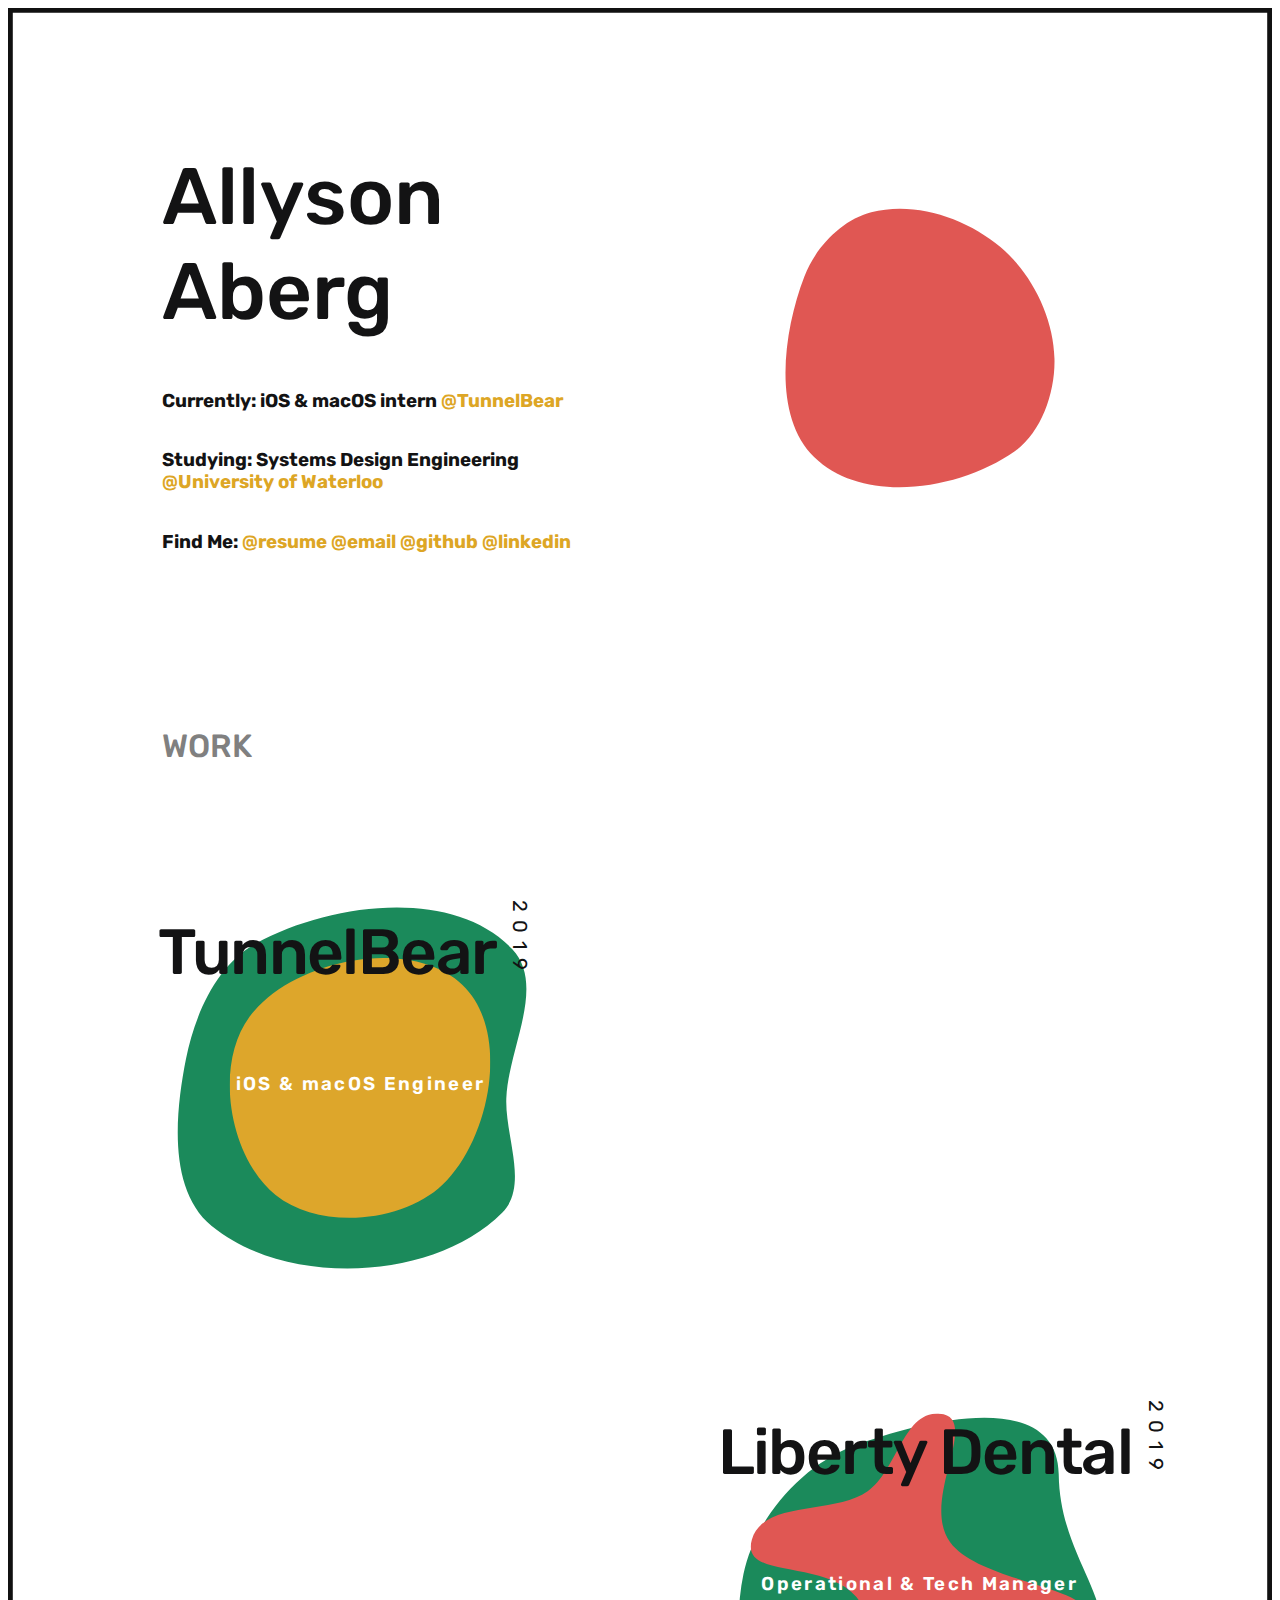
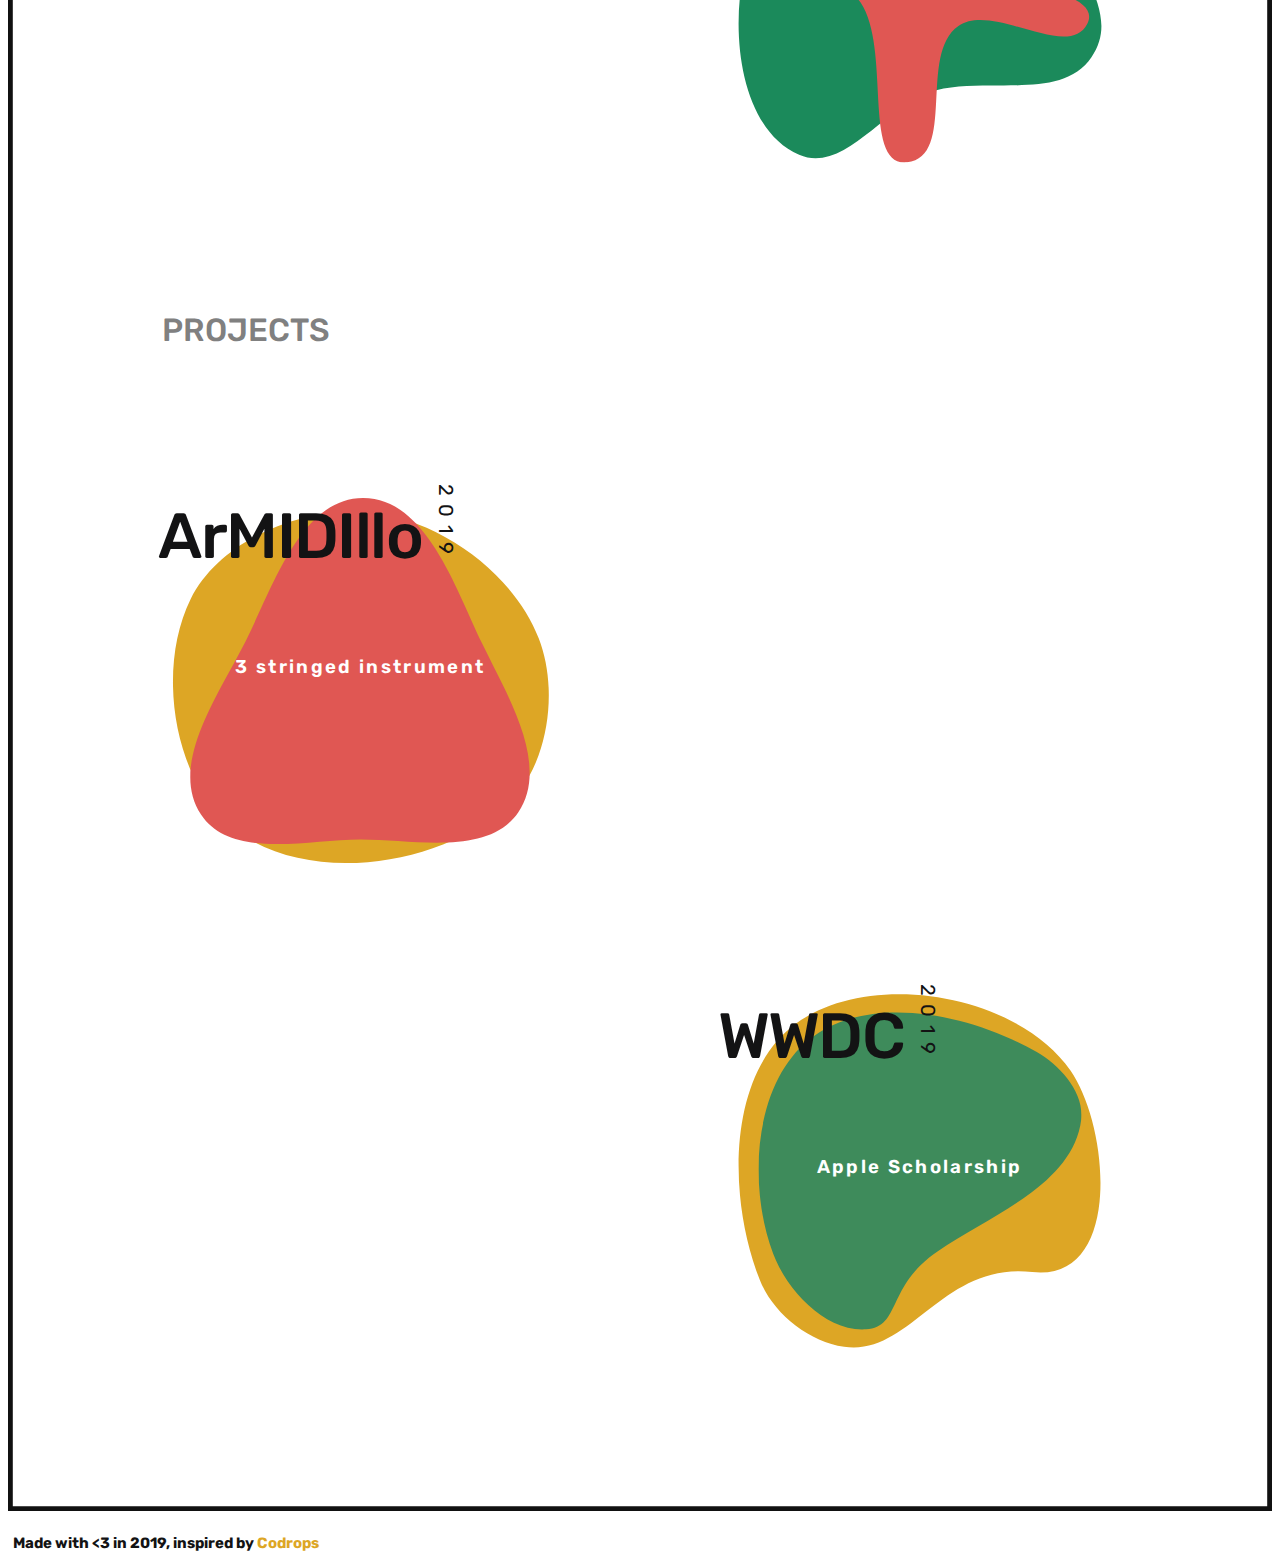
<file: index.html>
<!DOCTYPE html>
<html lang="en" class="no-js">
	<head>
		<meta charset="UTF-8" />
		<meta name="viewport" content="width=device-width, initial-scale=1">
		<title>Allyson Aberg</title>
		<meta name="description" content="Allyson Aberg Portfolio Website" />
		<meta name="keywords" content="waterloo, engineer, developer, intern, project, manager, operations" />
		<meta name="author" content="Allyson Aberg, Codrops" />
		<link rel="shortcut icon" href="favicon.ico">
		<link href="https://fonts.googleapis.com/css?family=Rubik:400,500,600" rel="stylesheet">
		<link rel="stylesheet" type="text/css" href="css/normalize.css" />
		<link rel="stylesheet" type="text/css" href="css/demo.css" />
	</head>
	<body class="loading">
		<svg class="hidden">
			<symbol id="icon-arrow" viewBox="0 0 24 24">
				<title>arrow</title>
				<polygon points="6.3,12.8 20.9,12.8 20.9,11.2 6.3,11.2 10.2,7.2 9,6 3.1,12 9,18 10.2,16.8 "/>
			</symbol>
			<symbol id="icon-drop" viewBox="0 0 24 24">
				<title>drop</title>
				<path d="M12,21c-3.6,0-6.6-3-6.6-6.6C5.4,11,10.8,4,11.4,3.2C11.6,3.1,11.8,3,12,3s0.4,0.1,0.6,0.3c0.6,0.8,6.1,7.8,6.1,11.2C18.6,18.1,15.6,21,12,21zM12,4.8c-1.8,2.4-5.2,7.4-5.2,9.6c0,2.9,2.3,5.2,5.2,5.2s5.2-2.3,5.2-5.2C17.2,12.2,13.8,7.3,12,4.8z"/><path d="M12,18.2c-0.4,0-0.7-0.3-0.7-0.7s0.3-0.7,0.7-0.7c1.3,0,2.4-1.1,2.4-2.4c0-0.4,0.3-0.7,0.7-0.7c0.4,0,0.7,0.3,0.7,0.7C15.8,16.5,14.1,18.2,12,18.2z"/>
			</symbol>
			<symbol id="icon-github" viewBox="0 0 32.6 31.8">
				<title>github</title>
				<path d="M16.3,0C7.3,0,0,7.3,0,16.3c0,7.2,4.7,13.3,11.1,15.5c0.8,0.1,1.1-0.4,1.1-0.8c0-0.4,0-1.4,0-2.8c-4.5,1-5.5-2.2-5.5-2.2c-0.7-1.9-1.8-2.4-1.8-2.4c-1.5-1,0.1-1,0.1-1c1.6,0.1,2.5,1.7,2.5,1.7c1.5,2.5,3.8,1.8,4.7,1.4c0.1-1.1,0.6-1.8,1-2.2c-3.6-0.4-7.4-1.8-7.4-8.1c0-1.8,0.6-3.2,1.7-4.4C7.4,10.7,6.8,9,7.7,6.8c0,0,1.4-0.4,4.5,1.7c1.3-0.4,2.7-0.5,4.1-0.5c1.4,0,2.8,0.2,4.1,0.5c3.1-2.1,4.5-1.7,4.5-1.7c0.9,2.2,0.3,3.9,0.2,4.3c1,1.1,1.7,2.6,1.7,4.4c0,6.3-3.8,7.6-7.4,8c0.6,0.5,1.1,1.5,1.1,3c0,2.2,0,3.9,0,4.5c0,0.4,0.3,0.9,1.1,0.8c6.5-2.2,11.1-8.3,11.1-15.5C32.6,7.3,25.3,0,16.3,0z"/>
			</symbol>
			<!-- All deco shapes -->
			<defs>
				<path id="deco1" d="M 161,54.69 C 230.4,4.986 303.7,8.661 414.4,92.19 465.7,130.9 432.3,211.4 460,279.5 481,331.2 449.7,430.4 381.1,427 287.1,422.3 172.4,503.8 99.27,444.6 21.03,381.1 10.32,258.3 55.25,145.6 73.73,99.3 129.3,77.36 161,54.69 Z" />
				<path id="deco2" d="M 119.8,69.41 C 213.5,18.01 367.2,-1.306 440.4,76.58 482.9,121.9 435.3,200.8 432.9,262.9 431.1,310.6 461.3,372.1 427.7,406 342.4,492 158.3,499.3 64.62,422.5 10.09,377.8 18.76,282.6 32.51,213.5 43.46,158.4 70.61,96.36 119.8,69.41 Z" />
				<path id="deco3" d="M 77.03,75.72 C 147.9,0.2308 309,13.37 387.6,80.44 471.8,152.4 517.2,325.6 442.9,407.5 350.2,509.8 43.77,516.2 29.67,378.8 20.48,289.3 80.25,270.4 87.78,212 93.61,166.8 45.85,108.9 77.03,75.72 Z" />
				<path id="deco4" d="M 38.35,160.1 C 74.92,86.34 178.1,44.04 260.1,51.51 348.2,59.54 441.6,126.9 473.5,209.4 499.3,276 485,371.9 431.9,419.6 348.2,494.9 185.6,517.4 95.49,449.9 16.71,390.8 -5.393,248.3 38.35,160.1 Z"/>
				<path id="deco5" d="M 49.94,386.5 C 9.795,286.4 7.674,129.7 94.72,65.99 188.4,-2.586 371.8,28.99 438.1,124.3 486.9,194.5 503.7,389.2 390.4,376.4 277.1,363.5 238.6,482 155.1,469.7 110.9,463.2 66.57,428 49.94,386.5 Z"/>
				<path id="deco6" d="M 261.7,380.3 C 204.7,399.8 154.1,482.7 98.91,458.5 26.64,426.9 13.2,309.8 29.35,232.6 43.76,163.6 101.4,97.37 167.4,72.34 248,41.97 422.1,-2.762 423.4,107.7 424.6,218.1 507.5,272.4 464.3,336.7 425.7,394.2 327,357.9 261.7,380.3 Z" />
				<path id="deco7" d="M 451.9,392.4 C 365.4,455.1 212.9,465.1 131.6,395.9 55.74,331.3 2.509,152.7 87.24,100.3 135.8,70.3 177.8,170.2 227.3,198.6 307.2,244.4 442.2,228.9 478.7,313.5 489.7,339 474.4,376.1 451.9,392.4 Z" />
			</defs>
		</svg>
		<main>
			<div class="content content--grid">
				<header class="codrops-header">
					<h1 class="codrops-header__title">Allyson<br>Aberg<br/></h1>
					<p class="codrops-header__subtitle">
						<h3>Currently: iOS & macOS intern <a href = "https://www.tunnelbear.com" target = "_blank">@TunnelBear</a></h3>
	          <h3>Studying: Systems Design Engineering <a href = "https://uwaterloo.ca/systems-design-engineering/" target = "_blank">@University of Waterloo</a></h3>
	          <h3> Find Me:
							<ul style = "list-style: none;" id = "mainUL">
	            <li id = "mainLI"><a href = "img/Allyson_Aberg_Resume2019.pdf" target = "_blank">@resume</a></li>
	            <li id = "mainLI"><a href = "mailto: allya7897@gmail.com">@email</a></li>
	            <li id = "mainLI"><a href = "https://github.com/allysonaberg" target = "_blank">@github</a></li>
	            <li id = "mainLI"><a href = "https://ca.linkedin.com/in/allysonaberg" target = "_blank">@linkedin</a></li>
	          </ul>
					</h3>
					</p>
				</header>

				<div class="item item--style-1" data-animation-path-duration="800" data-animation-path-easing="easeInOutCubic" data-path-elasticity="300" data-morph-path="M 189,80.37 C 232.6,46.67 352.5,67.06 350.9,124.1 349.5,173.4 311.7,168 312.4,248.1 312.9,301.1 382.5,319.2 368.5,379.1 349.4,460.6 137.7,467.5 117.6,386.3 98.68,309.7 171.5,292.2 183.6,240.1 195.7,188.2 123.8,130.7 189,80.37 Z" data-path-scaleX="0.8" data-path-scaleY="1.1" data-path-translateX="0" data-path-translateY="30" data-path-rotate="5" data-animation-image-duration="800" data-animation-image-easing="easeInOutQuart" data-image-elasticity="300" data-image-scaleX="1.2" data-image-scaleY="1.2" data-image-translateX="-20" data-image-translateY="-45" data-image-rotate="-5" data-animation-deco-duration="1300" data-animation-deco-easing="easeOutQuad" data-deco-elasticity="300" data-deco-scaleX="0.8" data-deco-scaleY="0.9" data-deco-translateX="-5" data-deco-translateY="-5" data-deco-rotate="2">
					<svg class="item__svg" width="500px" height="500px" viewBox="0 0 500 500">
						<clipPath id="clipShape1">
							<path class="item__clippath" d="M 189,80.37 C 243,66.12 307.3,87.28 350.9,124.1 389.3,156.6 417,211.2 418.1,263.4 419.1,305.7 401.8,355.6 368.5,379.1 298.8,428 179.2,446.4 117.6,386.3 65.4,335.3 78.55,230.3 105.5,160.5 119.7,123.6 152.6,89.85 189,80.37 Z" />
						</clipPath>
						<g class="item__deco">
							<use xlink:href="#deco1" />
						</g>
						<g clip-path="url(#clipShape1)">
							<image class="item__img" xlink:href="img/1.png" x="0" y="0" height="600px" width="500px" />
						</g>
					</svg>
				</div>

				<h1 id = "sectionName"> WORK </h1>
				<div class="item item--style-2" data-animation-path-duration="1500" data-animation-path-easing="easeOutElastic" data-morph-path="M 418.1,159.8 C 460.9,222.9 497,321.5 452.4,383.4 417.2,432.4 371.2,405.6 271.3,420.3 137.2,440 90.45,500.6 42.16,442.8 -9.572,381 86.33,289.1 117.7,215.5 144.3,153.4 145.7,54.21 212.7,36.25 290.3,15.36 373.9,94.6 418.1,159.8 Z" data-path-scaleY="1.1" data-image-scaleX="1.3" data-image-scaleY="1.3" data-animation-deco-duration="2000" data-animation-deco-delay="100" data-deco-rotate="-10">
					<svg class="item__svg" width="900px" height="500px" viewBox="0 0 500 500">
						<clipPath id="clipShape2">
							<path class="item__clippath" d="M 378.1,121.2 C 408.4,150 417.2,197.9 411,245.8 404.8,293.7 383.5,341.7 353.4,370.7 303.2,419.1 198.7,427.7 144.5,383.8 86.18,336.5 67.13,221.3 111.9,161 138.6,125 188.9,99.62 240.7,90.92 292.4,82.24 345.6,90.32 378.1,121.2 Z" />
						</clipPath>
						<g class="item__deco">
							<use xlink:href="#deco2" />
						</g>
						<g clip-path="url(#clipShape2)">
							<image class="item__img" xlink:href="img/3.png" x="0" y="0" height="500px" width="700px" />
						</g>
					</svg>
					<div class="item__meta">
						<a id = "buttn" href = "work1.html"></a>
						<div class="item__number">
							<span class="item__specimen">TunnelBear</span>
							<span class="item__reference">2019</span>
						</div>
						<h2 class="item__title">iOS & macOS Engineer</h2>
						<h3 class="item__subtitle">Internship</h3>
					</div>
				</div>

				<div class="item item--style-6" data-animation-path-duration="2000" data-path-scaleX="0.7" data-path-scaleY="0.7" data-path-rotate="25" data-morph-path="M 279.8,41.26 C 332.2,40.04 397.1,40.63 432.5,79.42 470.9,121.7 455.7,191.8 458.3,249 460.6,300.4 481.9,363.6 448.9,403.1 402.7,458.2 311.1,450.1 239.3,453.9 183.9,456.9 113.3,471.5 74.23,432.1 18.97,376.3 29.82,251.5 45.32,198.4 59.64,149.2 95.01,111.8 134.9,84.73 176.6,56.36 229.4,42.43 279.8,41.26 Z" data-animation-image-duration="2000" data-animation-image-easing="easeOutExpo" data-image-translateY="-30" data-image-scaleX="0.9" data-image-scaleY="0.9">
					<svg class="item__svg" width="500px" height="500px" viewBox="0 0 500 500">
						<clipPath id="clipShape6">
							<path class="item__clippath" d="M 274.4,32.13 C 328.5,36.28 249,139.7 287.7,192.8 326.3,245.9 483.3,248.4 459,295 434.9,341.2 341.4,267.6 298,297.5 247.4,332.3 296,461.4 233.9,467.8 177.2,473.8 214.2,326.3 176,268.3 137.8,210.5 24.39,242.4 39.89,189.3 54.21,140.1 142,158.9 184.6,129.2 221.1,103.9 229.3,28.68 274.4,32.13 Z" />
						</clipPath>
						<g class="item__deco">
							<use xlink:href="#deco6" />
						</g>
						<g clip-path="url(#clipShape6)">
							<image class="item__img" xlink:href="img/1.png" x="0" y="0" height="500px" width="500px" />
						</g>
					</svg>
					<div class="item__meta">
						<a id = "buttn" href = "work2.html"></a>
						<div class="item__number">
							<span class="item__specimen">Liberty Dental</span>
							<span class="item__reference">2019</span>
						</div>
						<h2 class="item__title">Operational & Tech Manager</h2>
						<h3 class="item__subtitle">Freelance</h3>
					</div>
				</div>

				<h1 id = "sectionName"> PROJECTS </h1>

				<div class="item item--style-4" data-animation-path-duration="1700" data-animation-path-easing="easeInOutBack" data-morph-path="M 440.9,118.5 C 486.5,189.8 499,297.9 458.3,371.8 422.2,437.2 335.8,475.1 261.5,477.3 181.4,479.6 83.9,445.4 43.22,376.1 -0.2483,302.1 13.51,189.9 61.98,119.1 104.5,56.88 190.6,20.5 265.7,22.71 332.2,24.67 405,62.28 440.9,118.5 Z" data-path-translateY="-20" data-animation-image-duration="2000" data-animation-image-easing="easeInOutQuart" data-image-translateY="40" data-image-scaleX="1.3" data-image-scaleY="1.3" data-deco-scaleX="0.8" data-deco-scaleY="1.3">
					<svg class="item__svg" width="500px" height="500px" viewBox="0 0 500 500">
						<clipPath id="clipShape4">
							<path class="item__clippath" d="M 402.7,215.5 C 433.9,280.4 488.1,367.2 447.7,426.8 410.1,482.2 316.7,460.2 249.7,460.6 182.8,461.1 88.08,485.5 51.26,429.5 10.29,367.3 73.19,279.4 106.9,213 141.8,144 176.6,33.65 253.9,33.7 332.2,33.75 368.8,144.9 402.7,215.5 Z" />
						</clipPath>
						<g class="item__deco">
							<use xlink:href="#deco4" />
						</g>
						<g clip-path="url(#clipShape4)">
							<image class="item__img" xlink:href="img/1.png" x="0" y="0" height="493px" width="500px" />
						</g>
					</svg>
					<div class="item__meta">
						<a id = "buttn" href = "proj1.html"></a>
						<div class="item__number">
							<span class="item__specimen">ArMIDIllo</span>
							<span class="item__reference">2019</span>
						</div>
						<h2 class="item__title">3 stringed instrument</h2>
						<h3 class="item__subtitle">for stroke survivors</h3>
					</div>
				</div>

				<div class="item item--style-5" data-animation-path-duration="3000" data-animation-path-easing="easeInOutQuint" data-path-rotate="90" data-morph-path="M 368.1,46.42 C 461,96.69 473.7,266.2 422.3,358.4 379.1,436 259.6,484.8 175,457.5 107.5,435.7 12.65,329.8 60.93,277.7 95.18,240.8 154,379.3 194.2,348.9 250.7,306 116,204.1 148.4,140.9 184.8,70.02 298,8.455 368.1,46.42 Z" data-animation-image-duration="3000" data-animation-image-easing="easeInOutQuint" data-image-rotate="-30"  data-animation-deco-duration="3000" data-animation-deco-easing="easeOutQuint">
					<svg class="item__svg" width="500px" height="500px" viewBox="0 0 500 500">
						<clipPath id="clipShape5">
							<path class="item__clippath" d="M 451.5,185.8 C 441.5,266.2 339.6,305 272.3,350.2 207.7,393.6 226.7,444.7 182.6,447.9 132.8,451.4 83.97,399.9 66.37,353.1 34.6,268.4 41.16,141.8 112,85.44 186.1,26.33 313.8,54.1 396,101.4 425.2,118.2 455.6,152.4 451.5,185.8 Z" />
						</clipPath>
						<g class="item__deco">
							<use xlink:href="#deco5" />
						</g>
						<g clip-path="url(#clipShape5)">
							<image class="item__img" xlink:href="img/2.png" x="0" y="0" height="500px" width="500px" />
						</g>
					</svg>
					<div class="item__meta">
						<a id = "buttn" href = "proj2.html"></a>
						<div class="item__number">
							<span class="item__specimen">WWDC</span>
							<span class="item__reference">2019</span>
						</div>
						<h2 class="item__title">Apple Scholarship</h2>
						<h3 class="item__subtitle">San Jose, CA</h3>
					</div>
				</div>
			</div>

			<footer class = "footer"> <h3>Made with <3 in 2019, inspired by <a href = https://tympanus.net/codrops/2017/06/28/organic-shape-animations-with-svg-clippath/ target = "_blank">Codrops </a></h3></footer>

		</main>
		<script src="js/anime.min.js"></script>
		<script src="js/main.js"></script>
	</body>
</html>
</file>
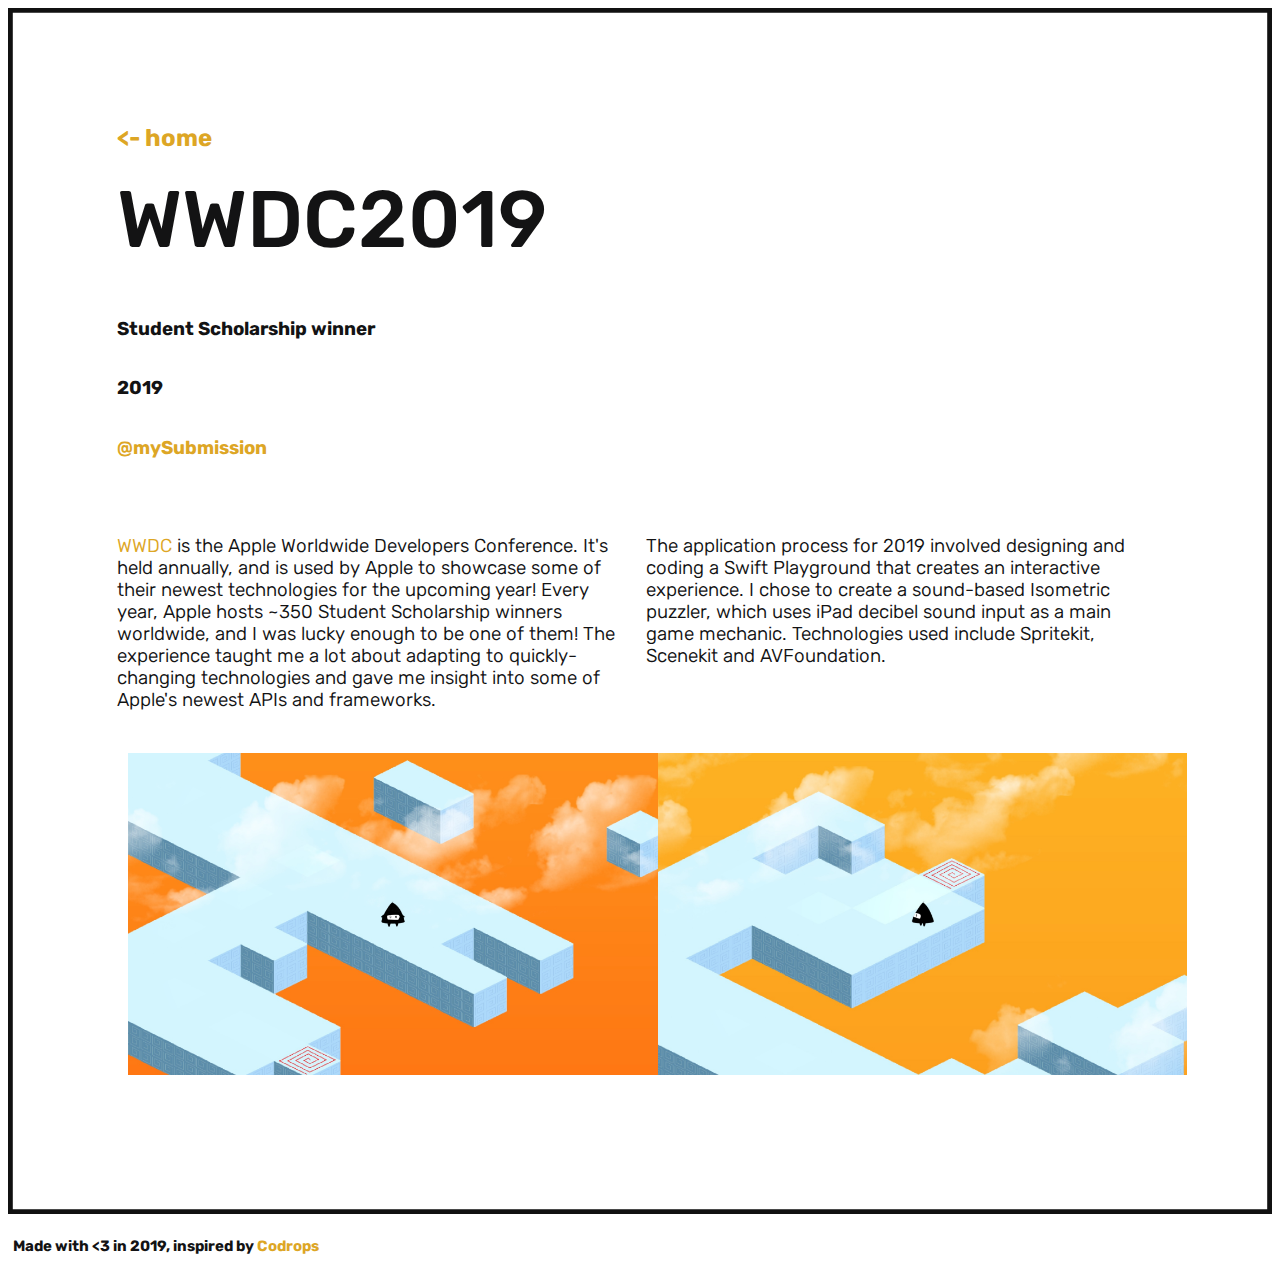
<file: proj2.html>
<!DOCTYPE html>
<html lang="en" class="no-js">
	<head>
		<meta charset="UTF-8" />
		<meta name="viewport" content="width=device-width, initial-scale=1">
		<title>Allyson Aberg</title>
		<meta name="description" content="Allyson Aberg Portfolio Website" />
		<meta name="keywords" content="waterloo, engineer, developer, intern, project, manager, operations" />
		<meta name="author" content="Allyson Aberg, Codrops" />
		<link rel="shortcut icon" href="favicon.ico">
		<link href="https://fonts.googleapis.com/css?family=Rubik:400,500,600" rel="stylesheet">
		<link rel="stylesheet" type="text/css" href="css/normalize.css" />
		<link rel="stylesheet" type="text/css" href="css/demo.css" />
	</head>
	<body class="loading">
		<main>
			<div class="content content--grid">
				<header class="codrops-header__data">
					<h2><a href = "index.html"> <- home</a></h2>
					<h1 class="codrops-header__title">WWDC2019</h1>
					<p class="codrops-header__subtitle">
						<h3>Student Scholarship winner</h3>
						<h3>2019</h3>
						<h3><a href = "https://github.com/allysonaberg/WWDC2019" target = "_blank">@mySubmission</a></h3>
					</p>

				</header>

				<p class="codrops-header__content">
					<h3 id = "content"><a href = "https://developer.apple.com/wwdc19/" target = "_blank">WWDC</a> is the Apple Worldwide Developers Conference. It's held annually, and is used by Apple to showcase some of their newest technologies for the upcoming year! Every year, Apple hosts ~350 Student Scholarship winners worldwide, and I was lucky enough to be one of them! The experience taught me a lot about adapting to quickly-changing technologies and gave me insight into some of Apple's newest APIs and frameworks.</h3>
					<h3 id = "content">The application process for 2019 involved designing and coding a Swift Playground that creates an interactive experience. I chose to create a sound-based Isometric puzzler, which uses iPad decibel sound input as a main game mechanic. Technologies used include Spritekit, Scenekit and AVFoundation.</h3>
					<img src = "img/wwdc.jpeg"  id = "projectpic" alt = "WWDC submission screenshot">
					<img src = "img/wwdc2.jpeg"  id = "projectpic" alt = "WWDC submission screenshot 2">
				</p>

			</div>



			<footer class = "footer"> <h3>Made with <3 in 2019, inspired by <a href = https://tympanus.net/codrops/2017/06/28/organic-shape-animations-with-svg-clippath/ target = "_blank">Codrops </a></h3></footer>

		</main>
		<script src="js/anime.min.js"></script>
		<script src="js/main.js"></script>
	</body>
</html>
</file>
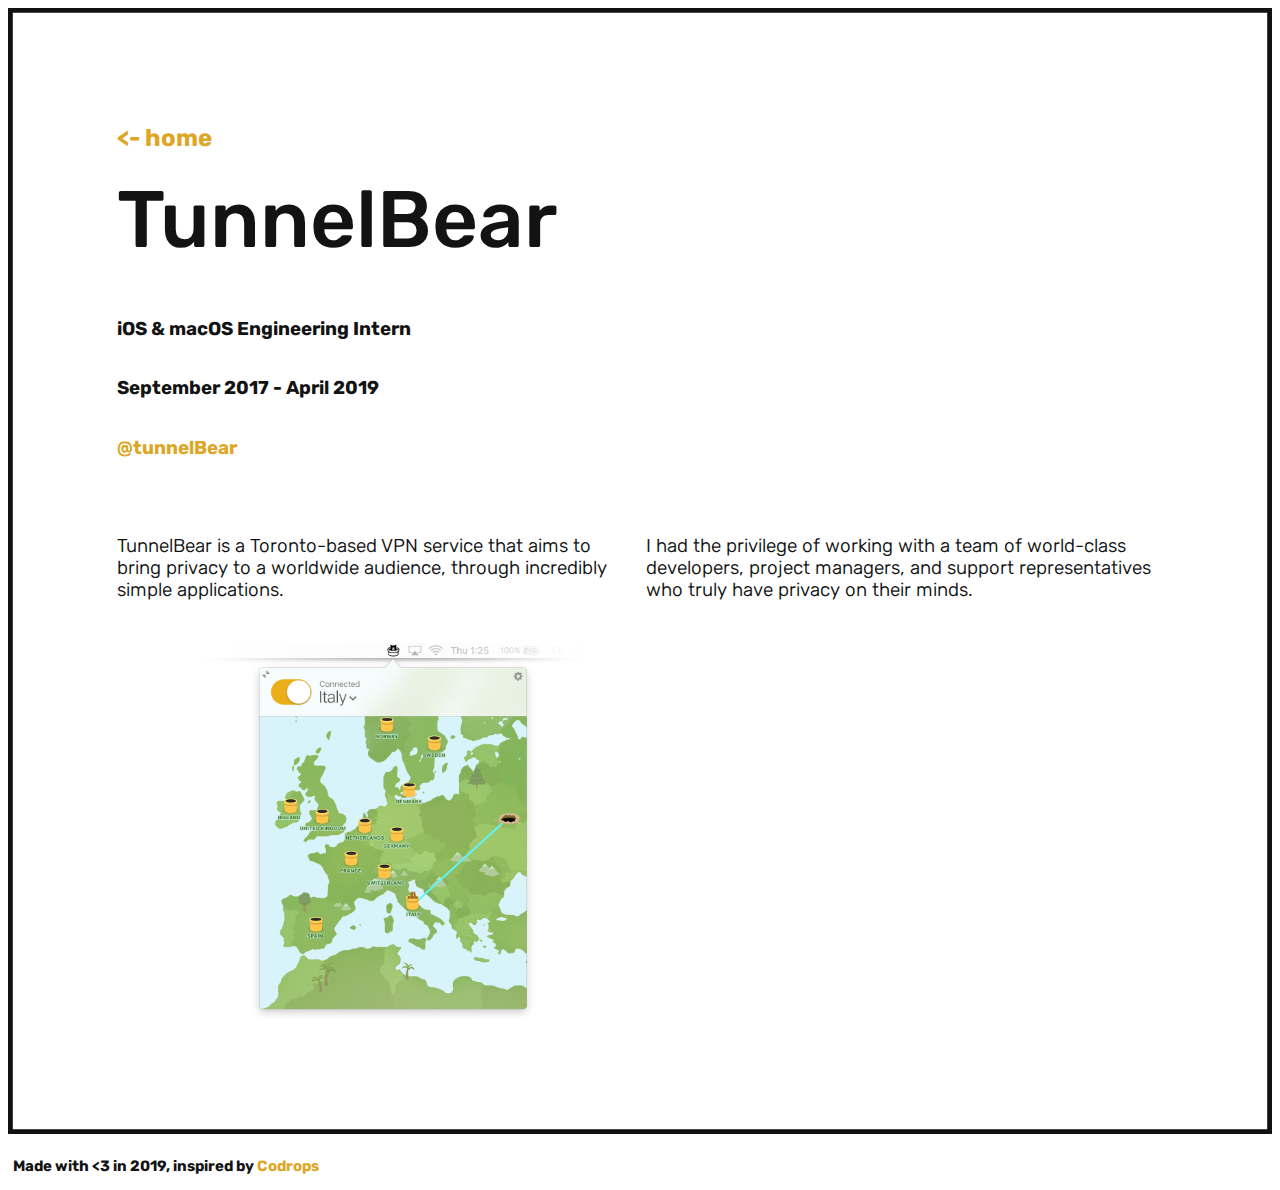
<file: work1.html>
<!DOCTYPE html>
<html lang="en" class="no-js">
	<head>
		<meta charset="UTF-8" />
		<meta name="viewport" content="width=device-width, initial-scale=1">
		<title>Allyson Aberg</title>
		<meta name="description" content="Allyson Aberg Portfolio Website" />
		<meta name="keywords" content="waterloo, engineer, developer, intern, project, manager, operations" />
		<meta name="author" content="Allyson Aberg, Codrops" />
		<link rel="shortcut icon" href="favicon.ico">
		<link href="https://fonts.googleapis.com/css?family=Rubik:400,500,600" rel="stylesheet">
		<link rel="stylesheet" type="text/css" href="css/normalize.css" />
		<link rel="stylesheet" type="text/css" href="css/demo.css" />
	</head>
	<body class="loading">
		<main>
			<div class="content content--grid">
				<header class="codrops-header__data">
					<h2><a href = "index.html"> <- home</a></h2>
					<h1 class="codrops-header__title">TunnelBear</h1>
					<p class="codrops-header__subtitle">
						<h3>iOS & macOS Engineering Intern</h3>
						<h3>September 2017 - April 2019</h3>
						<h3><a href = "https://apps.apple.com/us/app/tunnelbear-vpn-wifi-proxy/id564842283" target = "_blank">@tunnelBear</a></h3>
					</p>
				</header>

				<p class="codrops-header__content">
					<h3 id = "content">TunnelBear is a Toronto-based VPN service that aims to bring privacy to a worldwide audience, through incredibly simple applications.</h3>
					<h3 id = "content">I had the privilege of working with a team of world-class developers, project managers, and support representatives who truly have privacy on their minds.</h3>
					<img src = "img/tunnelbear1.png"  id = "projectpic" alt = "Tunnelbear macOS screenshot">
				</p>
			</div>

			<footer class = "footer"> <h3>Made with <3 in 2019, inspired by <a href = https://tympanus.net/codrops/2017/06/28/organic-shape-animations-with-svg-clippath/ target = "_blank">Codrops </a></h3></footer>

		</main>
		<script src="js/anime.min.js"></script>
		<script src="js/main.js"></script>
	</body>
</html>
</file>
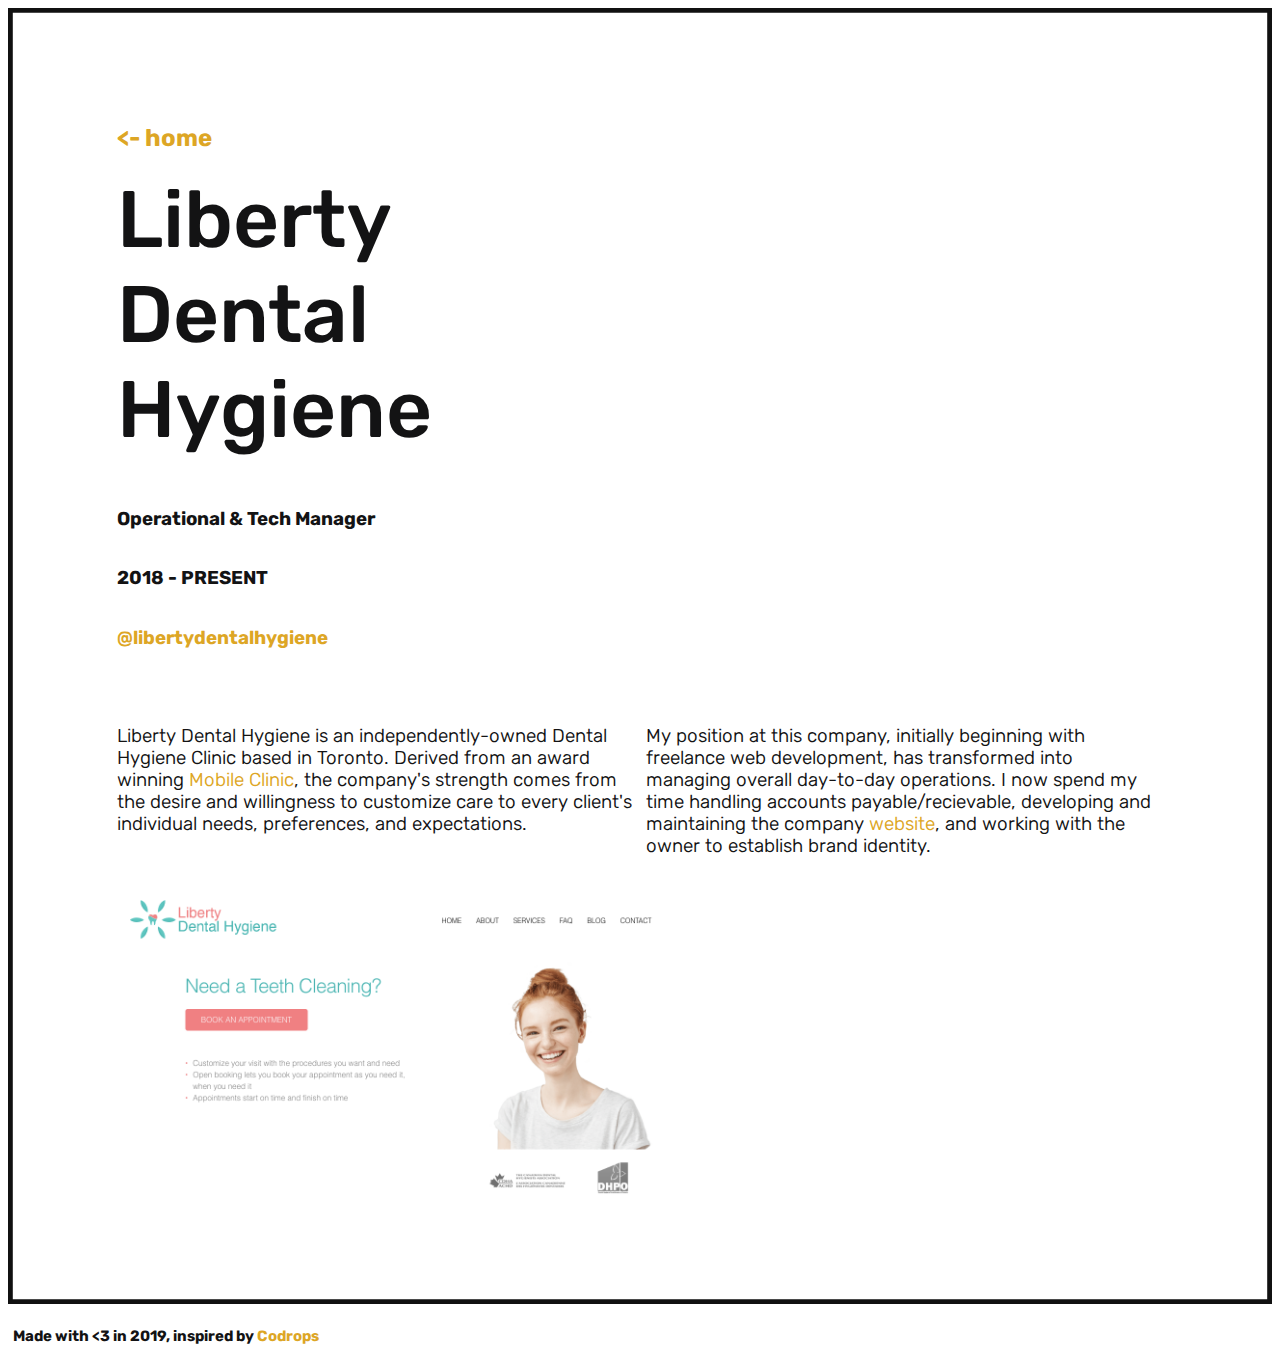
<file: work2.html>
<!DOCTYPE html>
<html lang="en" class="no-js">
	<head>
		<meta charset="UTF-8" />
		<meta name="viewport" content="width=device-width, initial-scale=1">
		<title>Allyson Aberg</title>
		<meta name="description" content="Allyson Aberg Portfolio Website" />
		<meta name="keywords" content="waterloo, engineer, developer, intern, project, manager, operations" />
		<meta name="author" content="Allyson Aberg, Codrops" />
		<link rel="shortcut icon" href="favicon.ico">
		<link href="https://fonts.googleapis.com/css?family=Rubik:400,500,600" rel="stylesheet">
		<link rel="stylesheet" type="text/css" href="css/normalize.css" />
		<link rel="stylesheet" type="text/css" href="css/demo.css" />
	</head>
	<body class="loading">
		<main>
			<div class="content content--grid">
				<header class="codrops-header__data">
					<h2><a href = "index.html"> <- home</a></h2>
					<h1 class="codrops-header__title">Liberty Dental Hygiene</h1>
					<p class="codrops-header__subtitle">
						<h3>Operational & Tech Manager</h3>
						<h3>2018 - PRESENT</h3>
						<h3><a href = "https://www.libertydentalhygiene.com" target = "_blank">@libertydentalhygiene</a></h3>
					</p>
				</header>

				<p class="codrops-header__content">
					<h3 id = "content">Liberty Dental Hygiene is an independently-owned Dental Hygiene Clinic based in Toronto. Derived from an award winning <a href = "https://www.directsmiles.ca" target = "_blank">Mobile Clinic</a>, the company's strength comes from the desire and willingness to customize care to every client's individual needs, preferences, and expectations. </h3>
					<h3 id = "content">My position at this company, initially beginning with freelance web development, has transformed into managing overall day-to-day operations. I now spend my time handling accounts payable/recievable, developing and maintaining the company <a href = "https://www.libertydentalhygiene.com" target = "_blank"> website</a>, and working with the owner to establish brand identity. </h3>
					<img src = "img/LDH1.png"  id = "projectpic" alt = "Liberty Dental Hygiene Website">
				</p>
			</div>

			<footer class = "footer"> <h3>Made with <3 in 2019, inspired by <a href = https://tympanus.net/codrops/2017/06/28/organic-shape-animations-with-svg-clippath/ target = "_blank">Codrops </a></h3></footer>

		</main>
		<script src="js/anime.min.js"></script>
		<script src="js/main.js"></script>
	</body>
</html>
</file>
<file: css/demo.css>
*,
*::after,
*::before {
	box-sizing: border-box;
}

:root{
  --green: #1B8a5B;
  --red: #E05753;
  --yellow: #DDA625;
  --pink: #F48183;
  --grey: grey;
  --black: #111;
  --white: #FFF;
  --tester: red;
}


body {
	font-family: 'Rubik', sans-serif;
	color: #131314;
	background-size: 70%;
	-webkit-font-smoothing: antialiased;
	-moz-osx-font-smoothing: grayscale;
}

a {
	text-decoration: none;
	color: var(--yellow);
	outline: none;
}

#buttn, #bttn:focus {
	position: absolute;
	width: 100%;
	height: 100%;
	left: 0;
	top: 0;
	outline: none;
}



a:hover,
a:focus {
	color: var(--green);
	outline: none;
}

.hidden {
	position: absolute;
	overflow: hidden;
	width: 0;
	height: 0;
	pointer-events: none;
}

.js .loading::before {
	content: '';
	position: fixed;
	z-index: 1000;
	top: 0;
	left: 0;
	width: 100%;
	height: 100%;
	background: white;
}

.js .loading::after {
	content: '';
	position: fixed;
	z-index: 1001;
	top: 50%;
	left: 50%;
	width: 50px;
	height: 50px;
	margin: -25px 0 0 -25px;
	pointer-events: none;
	border-radius: 50%;
	background: var(--red);
	animation: loaderAnim 0.9s ease-out infinite alternate forwards;
}

li, ul {
	margin: 0.5em;
	padding: 0;
}

#mainLI, #mainUL {
	margin: 0;
	display: inline;
}


@keyframes loaderAnim {
	to {
		transform: scale3d(0.5,0.5,1);
	}
}

/* Icons */
.icon {
	display: block;
	width: 1.5em;
	height: 1.5em;
	margin: 0 auto;
	fill: currentColor;
}

main {
	overflow: hidden;
}


/* Content */
.content {
	padding: 1em 0;
	text-align: left;
	font-weight: 400;
}

.content--grid {
	display: grid;
	padding: 10vh 8vw;
	border: 0.5em solid white;
	-webkit-box-shadow:inset 0px 0px 0px 0.3em var(--black);
	-moz-box-shadow:inset 0px 0px 0px 0.3em var(--black);
	box-shadow:inset 0px 0px 0px 0.3em var(--black);

	grid-template-columns: 50% 50%;
}

.content--related {
	font-size: 0.85em;
	display: grid;
	justify-content: center;
	align-content: center;
	max-width: 800px;
	margin: 0 auto;
	padding: 0 2em;
	padding: 10em 0;
	text-align: center;
	letter-spacing: 0.05em;

	grid-template-columns: repeat(auto-fill, 260px);
	grid-gap: 4em;
}

.content--related > p {
	grid-column: 1 / -1;
}

/* Header */
.codrops-header {
	position: relative;
	display: flex;
	flex-direction: column;
	flex-wrap: wrap;
	width: 100%;
	padding: 4vw;
}

.codrops-header__data {
	position: relative;
	display: flex;
	flex-direction: column;
	flex-wrap: wrap;
	width: 100%;
	padding: 0.5vw;
}

.codrops-header__title {
	font-size: 5em;
	font-weight: 500;
	margin: 0;
}


.codrops-header__section {
	font-size: : 3em;
	font-weight: 500;
	margin: 0;
	text-align: center;
}

.codrops-header__content {
	font-size: 1em;
	font-weight: 400;
	margin: 0;
	text-align: center;
}

#content {
font-weight: 350;
padding: 0.5vw;
padding-top: 0;

}

#projectpic {
	max-width: 100%;
	margin: 1.1em;
}


.section {
	position: relative;
	display: flex;
	flex-direction: column;
	flex-wrap: wrap;
	width: 100%;
	padding: 4vw;
}

/* Top Navigation Style */
.codrops-links {
	position: relative;
	display: flex;
	margin: 0 1em 0 0;
	text-align: center;
	white-space: nowrap;
}

.codrops-icon {
	display: inline-block;
	margin: 0.5em;
}

.codrops-icon:first-child {
	margin-left: 0;
}
/* Related post item */

.media-item {
	display: block;
	transition: color 0.3s;
}

.media-item__img {
	max-width: 100%;
	opacity: 0.8;
	border-radius: 60px/100px;
	transition: opacity 0.3s;
}

.media-item:hover .media-item__img,
.media-item:focus .media-item__img {
	opacity: 1;
}

.media-item__title {
	font-weight: normal;
	margin: 0;
	padding: 0.5em;
}

/* items */
.item {
	position: relative;
	width: 500px;
	max-width: 100%;
	margin: 0 0 0 auto;
	cursor: pointer;
	-webkit-user-select: none;
	-moz-user-select: none;
	-ms-user-select: none;
	user-select: none;
	grid-column: span 2;
	-webkit-tap-highlight-color: rgba(0,0,0,0);
}

.item:nth-of-type(even) {
	margin: 0 auto 0 0;
}

.item:first-of-type {
	grid-column: span 1;
}

.item__svg {
	position: relative;
	display: block;
	width: 80%;
	height: auto;
	min-height: 500px;
	margin: 0 auto;
}

.item__clippath,
.item__deco,
.item__img {
	color: red;
	transform-origin: 50% 50%;
}

.item__meta {
	position: absolute;
	top: 0;
	display: flex;
	flex-wrap: wrap;
	justify-content: center;
	align-content: center;
	align-items: center;
	width: 100%;
	height: 100%;
}

.item__number {
	position: absolute;
	top: 0;
	width: 100%;
	padding: 12.5% 0 0 3em;
	letter-spacing: 0.5em;
}

.item__specimen {
	font-size: 4em;
	font-weight: 500;
	line-height: 0.9;
	vertical-align: text-bottom;
	letter-spacing: -0.025em;
}

.item__reference {
	font-size: 1.25em;
	-webkit-writing-mode: vertical-rl;
	writing-mode: vertical-rl;
}

#sectionName {
	padding: 4vw;
	color: var(--grey);
	font-weight: 500;
}

.item__title {
	font-size: 1.165em;
	font-weight: 600;
	width: 100%;
	margin: 1em 0 0 0;
	text-align: center;
	letter-spacing: 0.125em;
	color: #fff;
}

.item__subtitle {
	font-size: 1em;
	font-weight: 500;
	margin: 0.5em 0 0;
	text-align: center;
	letter-spacing: 0.15em;
	opacity: 0;
}

/* Individual styles */
.item--style-1 .item__deco {
	fill: white;
}

.item--style-2 .item__deco {
	fill: var(--green);
}

.item--style-3 .item__deco {
	fill: var(--green);
}

.item--style-3 .item__title {
	color: #131314;
}

.item--style-4 .item__deco {
	fill: var(--yellow);
}

.item--style-5 .item__deco {
	fill: var(--yellow);
}

.item--style-6 .item__deco {
	fill: var(--green);
}

.item--style-7 .item__deco {
	fill: #fff;
}

.item--style-7 .item__title {
	color: #131314;
}

.item--style-8 .item__deco {
	fill: #404040;
}

.item--style-9 .item__deco {
	fill: #dcdcde;
}

.footer {
	font-size: 0.8em;
	margin-left: 1em;
}

@media screen and (max-width: 60em) {
	.content--grid {
		grid-row-gap: 1.5vh;
	}

	.item__title {
		font-size: 0.5em;
	}
}

@media screen and (max-width: 40em) {
	.codrops-header__title {
		font-size: 3em;
	}
	.item--style-1 .item__deco {
		fill: white;
	}

	.item__title {
		font-size: 0.5em;
	}
	
	.item__number {
		font-size: 0.75em;
	}
	.item__svg {
		min-height: 360px;
	}
}
</file>
